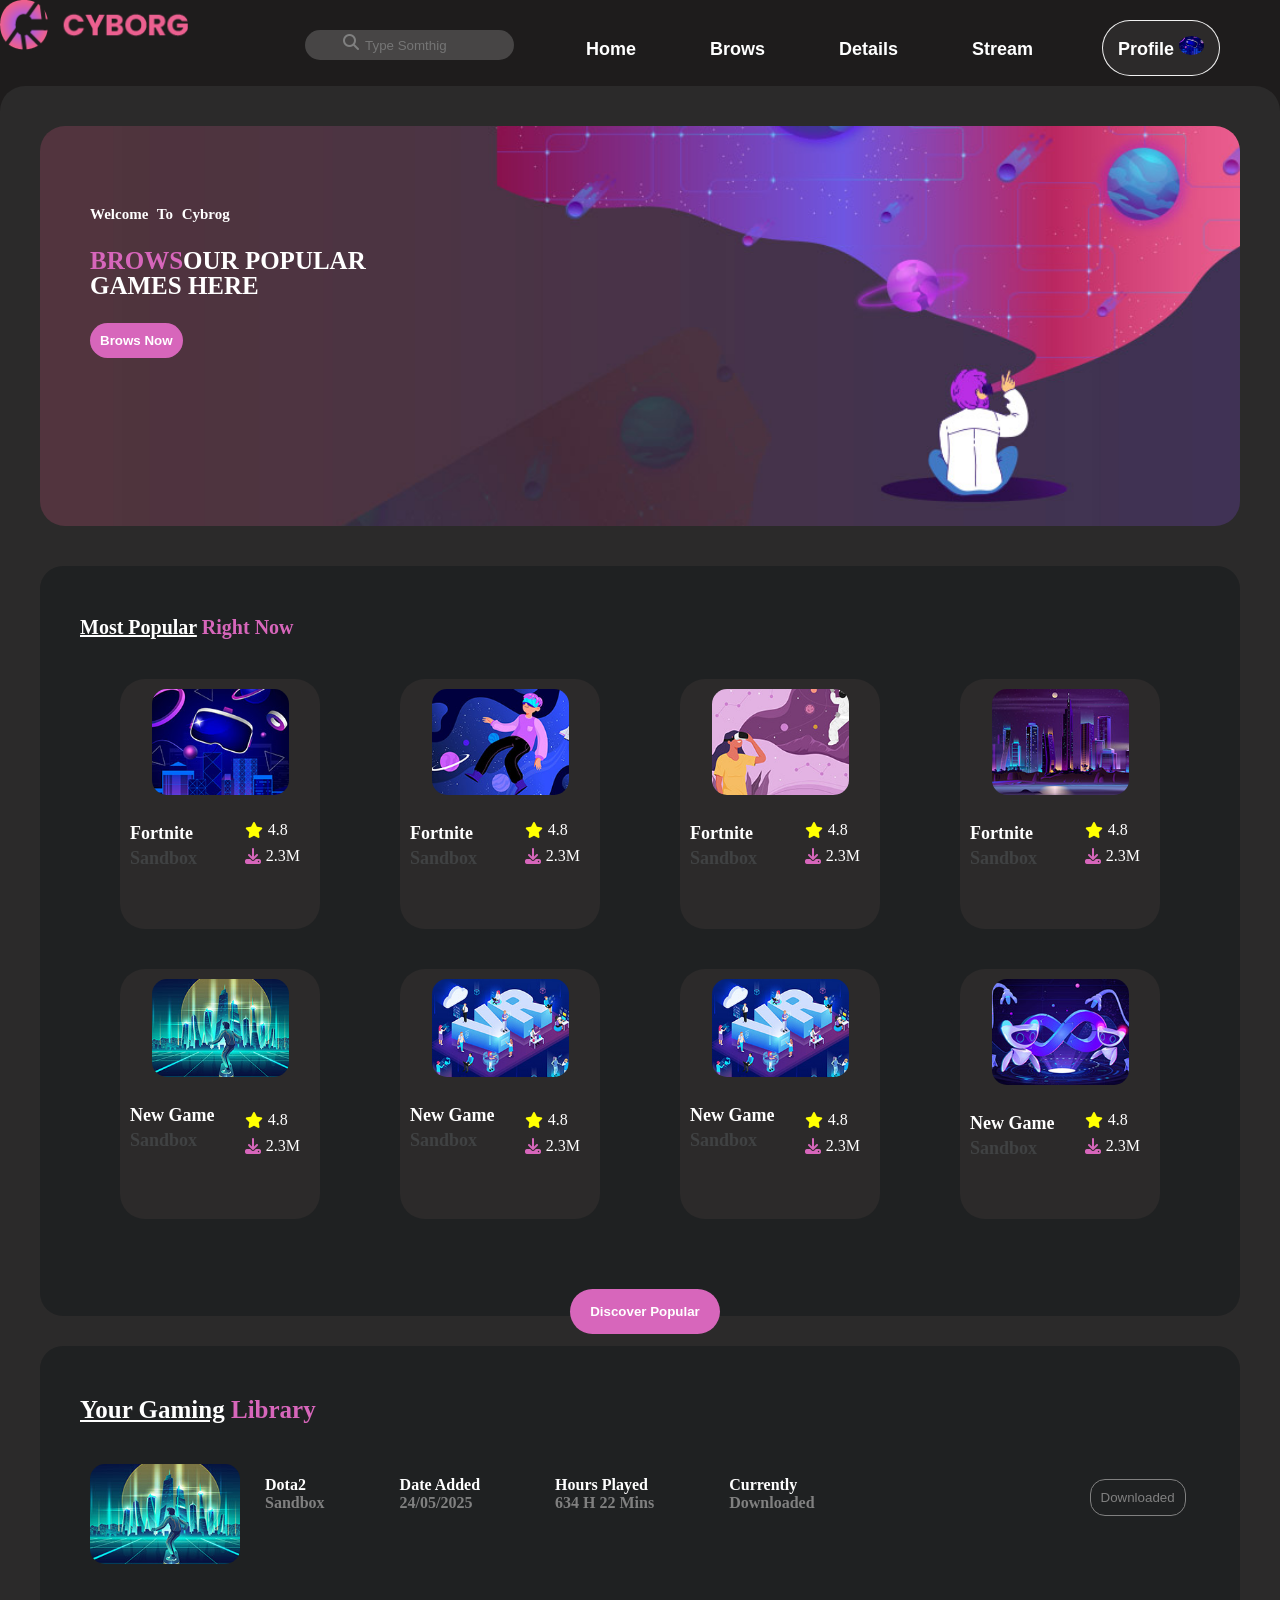
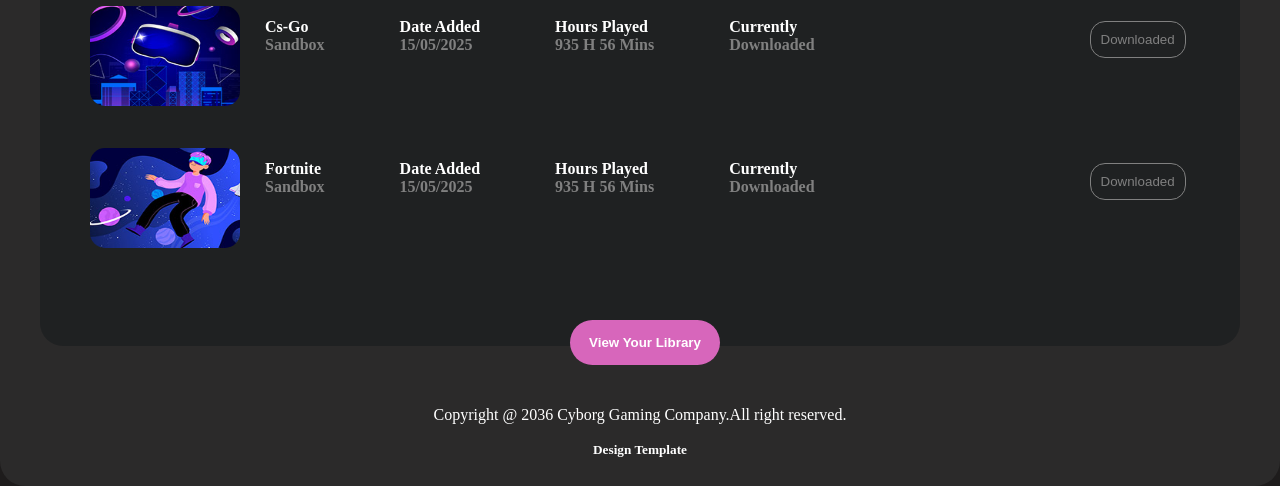
<file: index.html>
<!DOCTYPE html>
<html lang="en">
<head>
    <meta charset="UTF-8">
    <meta name="viewport" content="width=device-width, initial-scale=1.0">
    <title>Document</title>
      <link rel="stylesheet" href="index.css">
      <link rel="stylesheet" href="https://cdnjs.cloudflare.com/ajax/libs/font-awesome/6.5.0/css/all.min.css">
    <link rel="stylesheet" href="https://cdnjs.cloudflare.com/ajax/libs/font-awesome/6.5.0/css/all.min.css" />


</head>

</head>
<body>
    <div class="main class">
        <div class="mainclass2">
            <img src="logo.png" alt="" id="logo">
            <div class="inputcontainer">
                <i class="fa-solid fa-magnifying-glass" id="glass"></i>
                <input type="text" placeholder="Type Somthig">
            </div>
            <div class="navbar">
                <button>Home</button>
                 <button>Brows</button>
                 <button>Details</button>
                 <button>Stream</button>
                <button id="profile">Profile
                    <img src="popular-01.jpg" alt="profile" id="profile-img">
                </button>
            </div>
        </div>
        <div class="maindiv">
            <div class="banner">
                <div class="headding">
                    <h6 id="head1">Welcome To Cybrog<br></h6>
                    <h4 id="head2"><span id="sp1">BROWS</span><span id="sp2">OUR POPULAR<br>GAMES HERE</span></h4>
                </div>
                <div class="button">
                    <button id="button">Brows Now</button>
                </div>
            </div>
            <div class="most">
                <div class="heading3">
                    <h4><u>Most Popular</u><span id="sp3"> Right Now</span></h4>
                </div>
                <div class="images">
                    <div class="img1">
                        <div class="imgone">
                            <div class="info">
                                <img src="popular-01.jpg" alt="" id="i1">
                                <h4>Fortnite <br> <span id="sp4"> Sandbox</span></h4>
                            </div>  
                            <div class="ab"> 
                                <ul><li><i class="fa-solid fa-star"></i>4.8</li>
                                <li><i class="fa-solid fa-download"></i>2.3M</li></ul>
                            </div>    
                        </div>     
                    </div>
                    <div class="img1">
                        <div class="imgone">
                            <div class="info">
                                <img src="popular-02.jpg" alt="" id="i1">
                                <h4>Fortnite <br> <span id="sp4"> Sandbox</span></h4>
                            </div>  
                            <div class="ab"> 
                                <ul><li><i class="fa-solid fa-star"></i>4.8</li>
                                <li><i class="fa-solid fa-download"></i>2.3M</li></ul>
                            </div>    
                        </div>     
                    </div>
                    <div class="img1">
                        <div class="imgone">
                            <div class="info">
                                <img src="popular-03.jpg" alt="" id="i1">
                                <h4>Fortnite <br> <span id="sp4"> Sandbox</span></h4>
                            </div>  
                            <div class="ab"> 
                                <ul><li><i class="fa-solid fa-star"></i>4.8</li>
                                <li><i class="fa-solid fa-download"></i>2.3M</li></ul>
                            </div>    
                        </div>     
                    </div>
                    <div class="img1">
                        <div class="imgone">
                            <div class="info">
                                <img src="popular-04.jpg" alt="" id="i1">
                                <h4>Fortnite <br> <span id="sp4"> Sandbox</span></h4>
                            </div>  
                            <div class="ab"> 
                                <ul><li><i class="fa-solid fa-star"></i>4.8</li>
                                <li><i class="fa-solid fa-download"></i>2.3M</li></ul>
                            </div>    
                        </div>     
                    </div>
                
               
                    <div class="images">
                        <div class="img1">
                            <div class="imgone">
                                <div class="info">
                                    <img src="popular-05.jpg" alt="" id="i1">
                                        <h4>New Game <br> <span id="sp4"> Sandbox</span></h4>
                                </div>
                                <div class="ab">
                                    <ul>
                                        <li><i class="fa-solid fa-star"></i>4.8</li>
                                        <li><i class="fa-solid fa-download"></i>2.3M</li>
                                    </ul>
                                </div>
                            </div>
                        </div> 
                        <div class="img1">
                            <div class="imgone">
                                <div class="info">
                                    <img src="popular-06.jpg" alt="" id="i1">
                                        <h4>New Game <br> <span id="sp4"> Sandbox</span></h4>
                                    </div>
                                    <div class="ab">
                                    <ul>
                                        <li><i class="fa-solid fa-star"></i>4.8</li>
                                        <li><i class="fa-solid fa-download"></i>2.3M</li>
                                    </ul>
                                </div>
                            </div>
                        </div>
                         <div class="img1">
                            <div class="imgone">
                                <div class="info">
                                    <img src="popular-06.jpg" alt="" id="i1">
                                        <h4>New Game <br> <span id="sp4"> Sandbox</span></h4>
                                    </div>
                                    <div class="ab">
                                    <ul>
                                        <li><i class="fa-solid fa-star"></i>4.8</li>
                                        <li><i class="fa-solid fa-download"></i>2.3M</li>
                                    </ul>
                                </div>
                            </div>
                        </div> 
                        <div class="img1">
                            <div class="imgone">
                                <div class="info">
                                    <img src="popular-08.jpg" alt="" id="i1">
                                        <h4>New Game <br> <span id="sp4"> Sandbox</span></h4>
                                    </div>
                                    <div class="ab">
                                    <ul>
                                        <li><i class="fa-solid fa-star"></i>4.8</li>
                                        <li><i class="fa-solid fa-download"></i>2.3M</li>
                                    </ul>
                                </div>
                            </div>
                        </div> 
                    </div>    
                </div>
                <button id="fb">Discover Popular</button>
            </div>
            <div class="most2">
                 <div class="heading4">
                    <h4><u>Your Gaming</u><span id="sp3"> Library</span></h4>
                </div>
                <div class="games">
                    <div class="gameone">
                        <img src="popular-05.jpg" alt="" id="gameimg">
                         <div class="divdata">
                            <h4 id="gamehead">Dota2 <br> <span id="sp5">Sandbox</span></h4>
                        </div>
                        <div class="divdata1">
                            <h4 id="gamehead">Date Added <br> <span id="sp5">24/05/2025</span></h4>
                        </div>
                        <div class="divdata1">
                            <h4 id="gamehead">Hours Played <br> <span id="sp5">634 H 22 Mins</span></h4>
                        </div>
                        <div class="divdata1">
                            <h4 id="gamehead">Currently <br> <span id="sp5">Downloaded</span></h4>
                        </div>
                        <div class="divdata1">
                            <button>Downloaded</button>
                        </div>
                    </div>
                </div>
                
                <div class="games">
                    <div class="gameone">
                        <img src="popular-01.jpg" alt="" id="gameimg">
                         <div class="divdata">
                            <h4 id="gamehead">Cs-Go <br> <span id="sp5">Sandbox</span></h4>
                        </div>
                        <div class="divdata1">
                            <h4 id="gamehead">Date Added <br> <span id="sp5">15/05/2025</span></h4>
                        </div>
                        <div class="divdata1">
                            <h4 id="gamehead">Hours Played <br> <span id="sp5">935 H 56 Mins</span></h4>
                        </div>
                        <div class="divdata1">
                            <h4 id="gamehead">Currently <br> <span id="sp5">Downloaded</span></h4>
                        </div>
                        <div class="divdata1">
                            <button>Downloaded</button>
                        </div>
                    </div>
                </div>
                
                <div class="games">
                    <div class="gameone">
                        <img src="popular-02.jpg" alt="" id="gameimg">
                         <div class="divdata">
                            <h4 id="gamehead">Fortnite<br> <span id="sp5">Sandbox</span></h4>
                        </div>
                        <div class="divdata1">
                            <h4 id="gamehead">Date Added <br> <span id="sp5">15/05/2025</span></h4>
                        </div>
                        <div class="divdata1">
                            <h4 id="gamehead">Hours Played <br> <span id="sp5">935 H 56 Mins</span></h4>
                        </div>
                        <div class="divdata1">
                            <h4 id="gamehead">Currently <br> <span id="sp5">Downloaded</span></h4>
                        </div>
                        <div class="divdata1">
                            <button>Downloaded</button>
                        </div>
                    </div>
                    
                </div>
                  <button id="fb">View Your Library</button>
            </div>
                    <p>Copyright @ 2036 Cyborg Gaming Company.All right reserved.</p><br>
                    <h5>Design Template</h5>

        </div>
    </div>
</body>
</html>
</file>
<file: index.css>
body{
    background-color: rgb(30, 28, 28);
    
}
*{
    box-sizing: border-box;
    margin: 0;
    padding: 0;
}
#logo{
    position: sticky;
    height: 50px;
}
.mainclass2 input{
    margin-left: 50px;
    padding-top: 10px;
    padding-left: 30px;
    margin-top: 5px;
    /* width: 180px; */
    height: 30px;    
}
.mainclass2{
    display: flex;
    justify-content: space-between;
   
}
.navbar button{
    padding: 5px;
    margin-right: 60px;
    border: none;
    background-color: transparent;
    color: white;
    font-size: 18px;
    font-weight: bold;
    
}
.navbar #Profile:hover{
    background-color: rgb(215, 102, 187);
    color: white;
}
.navbar button:hover{
    color: rgb(215, 102, 187);
}
input[type="text"]{
    background-color:rgba(128, 128, 128, 0.416);
    border-radius: 20px;
    border: none;
    margin-top: 10px;
     outline: none;
}
.inputcontainer {
    position: relative;
    margin-top: 20px;
}
.inputcontainer i{
    position: absolute;
    top: 25%;
    left: 34%;
    color: gray;
   
}
input{
    padding:10px;
}
input::placeholder{
    padding-left: 30px;
}
#profile-img {
  width: 25px;
  /* height: 30px; */
  border-radius: 50%;
  /* margin-left: 8px; */
  /* margin-top: 10px; */
  /* position: absolute; */
}
#profile{
  margin-top: 20px;                   
  /* padding-top: 10px; */
  border: 1px solid rgba(255, 255, 255, 0.932);
  padding: 15px;
  border-radius: 50px;
  background-color: rgb(44, 42, 42);
  /* width: 150px; */
  /* height: 50px; */
  /* font-size: 10px; */

}
.maindiv{
    border: 2px solid white;
    /* width: 1200px; */
    height: 2000px;
    /* margin-left: 350px; */
    margin-top: 10px;
    border-radius: 25px;
    display: flex;
    flex-direction: column;
    /* gap: 60px; */
    background-color: rgb(43, 42, 42);
    border: none;
    
}
.banner{
    border: 2px solid white;
    height: 400px;
    /* width: 1000px; */
    border-radius: 25px;
    margin: 40px;
    background-image: url(banner-bg.jpg);
    background-repeat: no-repeat;
    background-size: cover;
    background-position: center;
    display: flex;
    flex-direction: column;
    border: none;
}
#head1{
    margin-top: 80px;
    margin-left: 50px;
    color: white;
    font-size: 15px;
    word-spacing: 5px;
}
#sp1{
    
    color: rgb(215, 102, 187);
    font-size: 25px;
}
.headings{
    margin-top: 35px;
}

#head2 {
  margin-left: 50px;   /* align with head1 */
  color: white;
  margin-top: 25px;
  line-height: 25px;
  font-size: 25px;
}
.button{
    margin-top: 25px;
    margin-left: 50px;
    
}
#button{
    padding: 10px;
    border-radius: 25px;
    background-color: rgb(215, 102, 187);
    border: none;
    color: white;
    font-weight: bold;
}
#button:hover{
    background-color: white;
    color: palevioletred;
}
.most{
    /* margin-top: 60px; */
    /* padding: 30px; */
    background-color: #1f2122;
    border-radius: 23px;
    border: 2px solid white;
    /* margin: 60px; */
    height: 750px;
    width: 1200px;
    margin-left: 40px;
    display: flex;
    flex-direction: column;
    border: none;
    
}
.heading3{
    margin-top: 50px;  
    margin-left: 40px;
    color: white;
    font-size: 20px;
}
#sp3{
    color: rgb(215, 102, 187);
}
.images{
    display: flex;
    flex-wrap: wrap;
}
.img1{
    border: 1px solid white;
    height: 250px;
    width: 200px;
    margin-top: 40px;
    margin-left: 38px;
    border-radius: 25px;
    border: none;
    background-color: rgb(44, 42, 42);
    justify-content: space-between;
    margin-left: 80px;
}

 .img1 img{
    width: 110%;
    margin: 10px;
    margin-left: 32px;
    border-radius: 15px;
 }
.info h4 {
    margin: 0;
    font-size: 18px;
    font-weight: bold;
    margin-top: 12px;
    line-height: 25px;
    color: white;
    margin-left: 10px;
}
.imgone ul {
    color: white;
    display: flex;
    gap: 8px;
    margin: 0;
    padding: 0;
}

.imgone {
   
    /* position: relative; */
    display: flex;
    flex-direction: row;
   justify-content: space-between;
    
}
#sp4{
    color: #404243;
}
.ab ul{
    margin-top: 142px;
    display: flex;
    flex-direction: column;
    /* margin-right: 10px; */
    /* padding-left: 20px; */
    
}
.ab ul li{
list-style-type: none;
display: flex;
align-items: center;
gap: 5px;
padding-right: 20px;
}
.fa-star{
    color: yellow;
}
.fa-download{
    color: rgb(215, 102, 187);
}
.images{
    display: flex;
    flex-direction: row;
}


 #fb{
    width: 150px;
    height: 50px;
    margin-top: 70px;
    margin-left: 530px;
    padding: 15px;
    background-color: rgb(215, 102, 187);
    color: white;
    border-radius: 25px;
    border: none;
    font-weight: bold;
 }
 #fb:hover{
    background-color: white;
    color: pink;
 }
 .most2{
    
    background-color: #1f2122;
    border-radius: 23px;
    border: 2px solid white;
   margin-top: 30px;
    width: 1200px;
    height: 600px;
    margin-left: 40px;
    display: flex;
    flex-direction: column;
    border: none;
}
.heading4{
     margin-top: 50px;
    margin-left: 40px;
    color: white;
    font-size: 25px;
}
.games{
    display: flex;
    flex-direction: row;
}
.gameone{
    border: 2px solid white;
    margin-top: 30px;
    margin-left: 40px;
    display: flex;
    flex-direction: row;
    border: none;

}
#gameimg{
    margin: 10px;
    margin-bottom: 2px;
    border-radius: 15px;
    width:150px;
    height: 100px;
}
.divdata{
    margin-top: 22px;
    margin-left: 15px;
    border: none;
}
.divdata1{
    margin-top: 22px;
    margin-left: 75px;
}
#gamehead{
    color: white;
}
#sp5{
    color: gray;
}
.divdata1 button{
    margin-top: 3px;
    padding: 10px;
    background-color:transparent;
    border: 1px solid gray;
    color:gray;
    border-radius: 15px;
    margin-left: 200px;
}
.divdata1 button:hover{
border: 1px solid rgba(228, 84, 108, 0.918);
color: rgba(228, 84, 108, 0.918);

}
p{
    color: white;
    text-align: center;
    margin-top: 60px;
}
h5{
    color: white;
    text-align: center;
}
</file>
